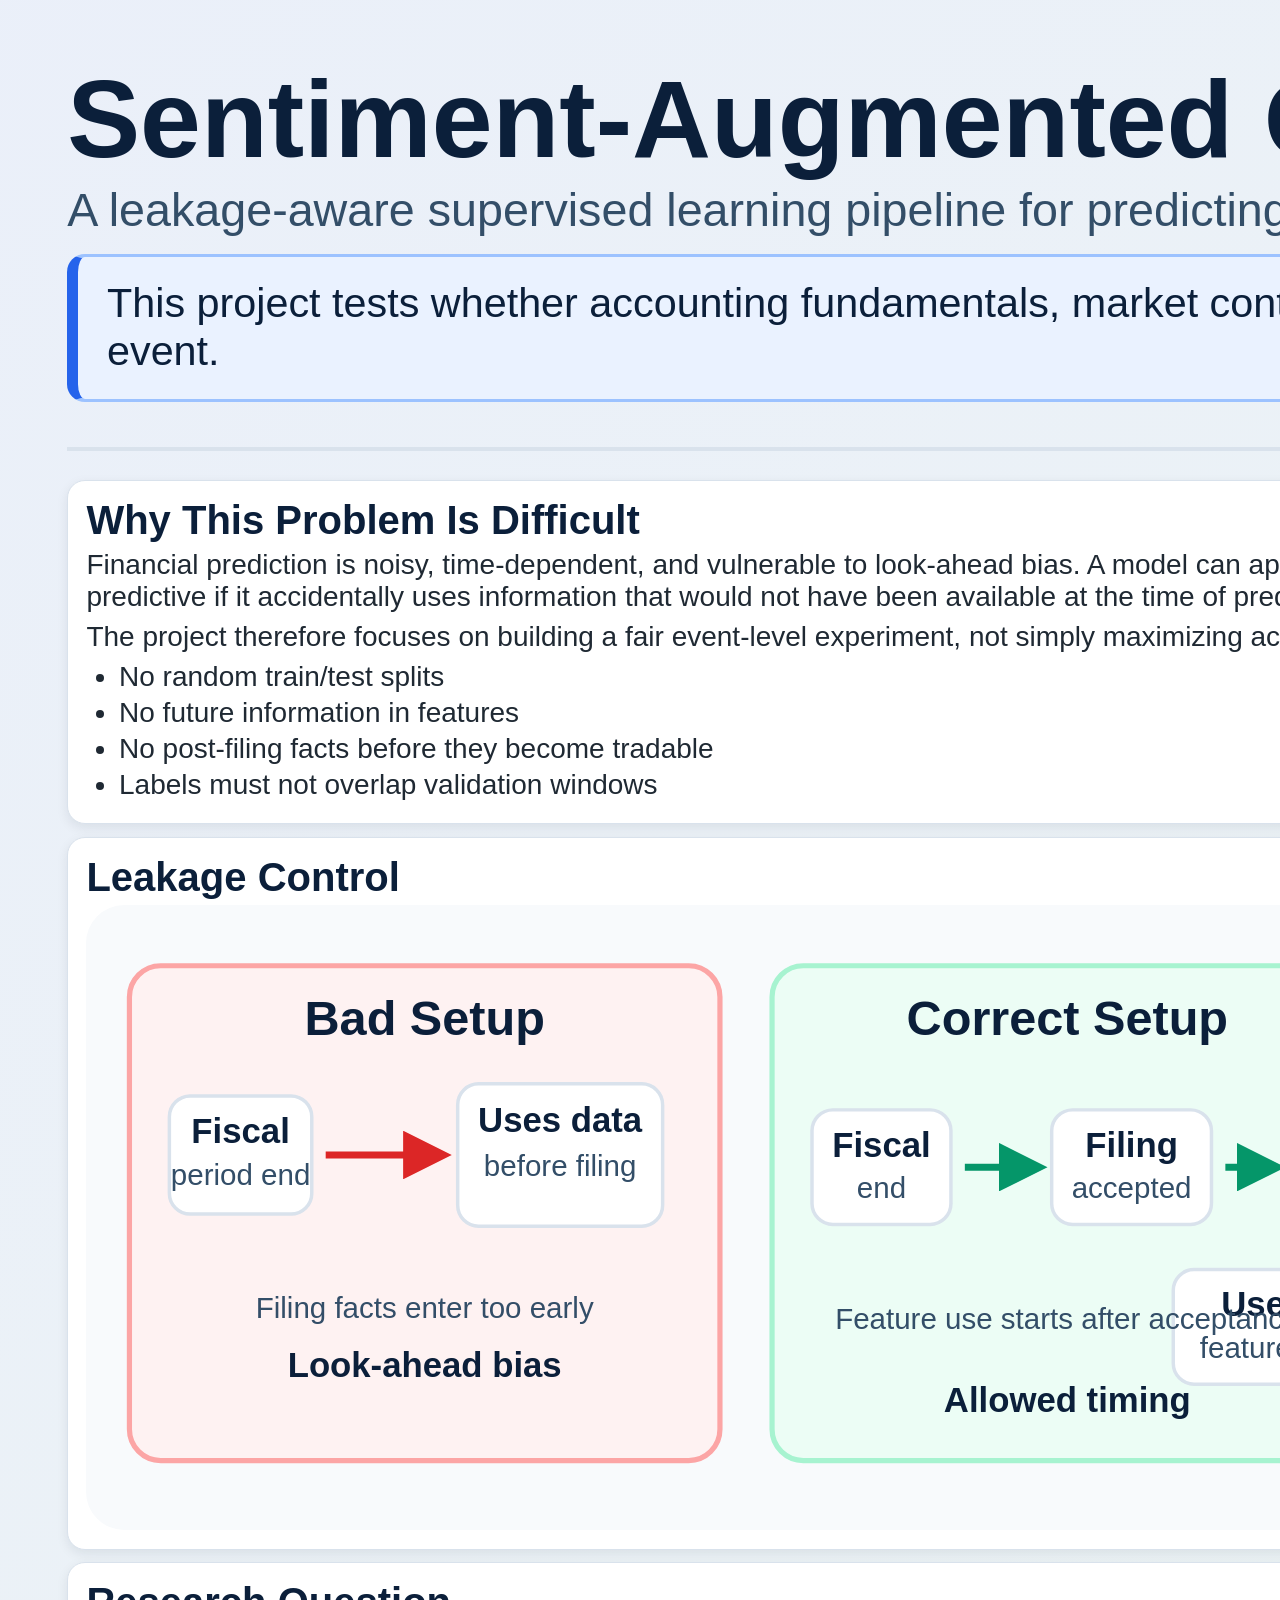
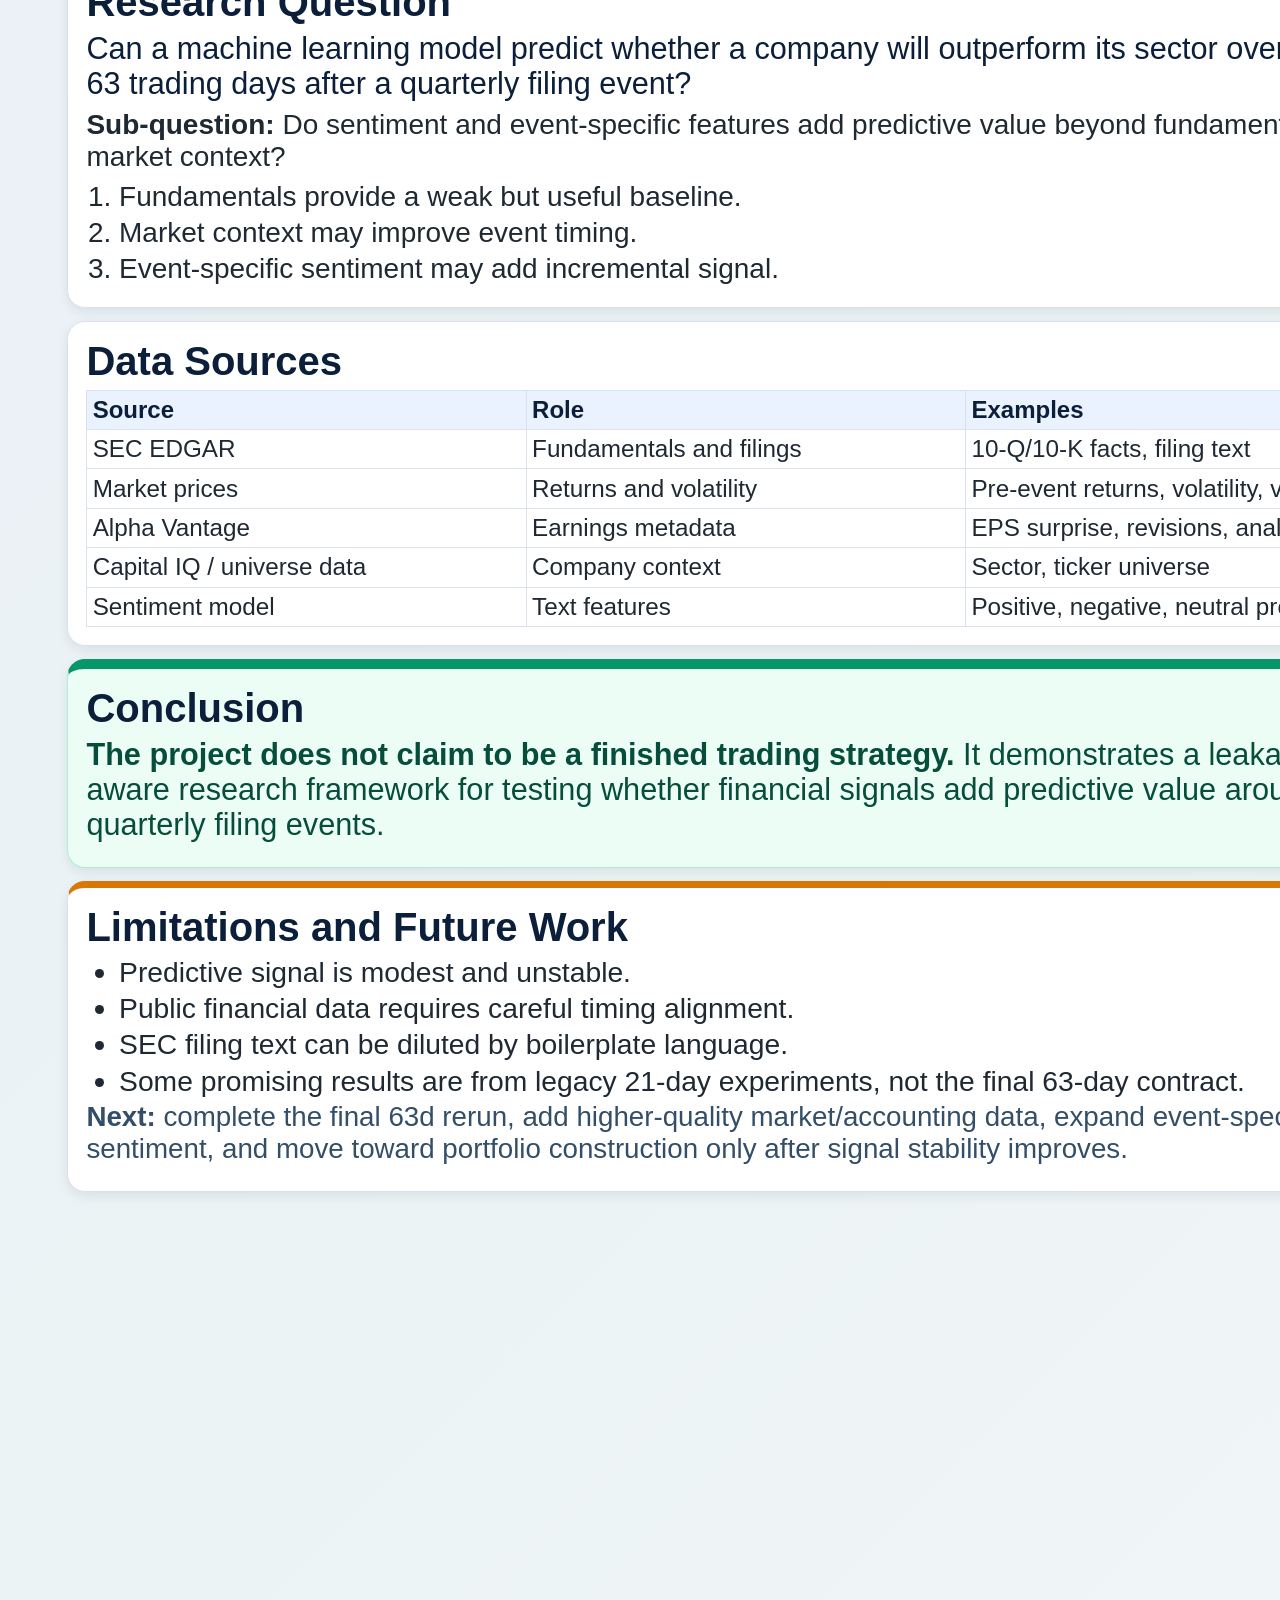
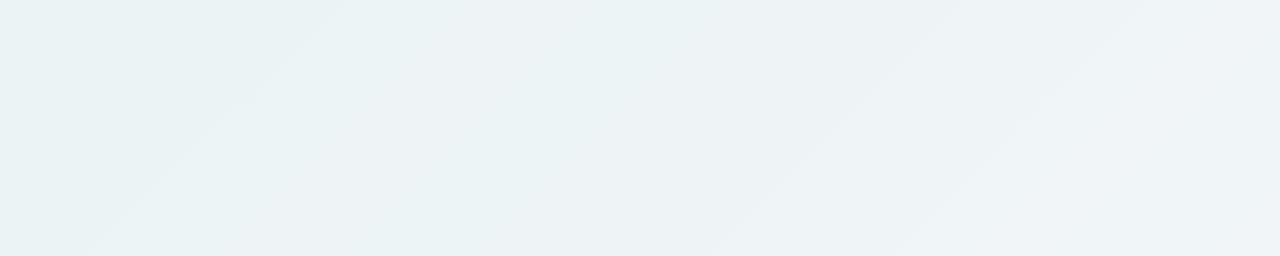
<file: poster/index.html>
<!DOCTYPE html>
<html lang="en">
<head>
  <meta charset="UTF-8">
  <meta name="viewport" content="width=device-width, initial-scale=1.0">
  <title>Sentiment-Augmented Quarterly Stock Prediction Poster</title>
  <link rel="stylesheet" href="styles.css">
</head>
<body>
  <article class="poster" aria-label="Academic poster for data mining finance project">
    <header class="header">
      <div>
        <h1>Sentiment-Augmented Quarterly Stock Prediction</h1>
        <p class="subtitle">A leakage-aware supervised learning pipeline for predicting 63-day sector-relative stock performance after quarterly filing events</p>
        <div class="thesis">
          This project tests whether accounting fundamentals, market context, and sentiment/event-specific features can predict whether a stock will outperform its sector after a quarterly filing event.
        </div>
      </div>
      <aside class="author-block">
        <strong>Max Bassler</strong>
        <span>INEG 41403 Data Mining</span>
        <span>University of Arkansas</span>
        <span>Spring 2026</span>
      </aside>
    </header>

    <main class="grid">
      <section class="column">
        <div class="card">
          <h2>Why This Problem Is Difficult</h2>
          <p>Financial prediction is noisy, time-dependent, and vulnerable to look-ahead bias. A model can appear predictive if it accidentally uses information that would not have been available at the time of prediction.</p>
          <p>The project therefore focuses on building a fair event-level experiment, not simply maximizing accuracy.</p>
          <ul class="compact-list">
            <li>No random train/test splits</li>
            <li>No future information in features</li>
            <li>No post-filing facts before they become tradable</li>
            <li>Labels must not overlap validation windows</li>
          </ul>
        </div>

        <div class="card visual-card">
          <h2>Leakage Control</h2>
          <img src="assets/leakage_alignment_comparison.svg" alt="Bad versus correct leakage alignment diagram">
        </div>

        <div class="card">
          <h2>Research Question</h2>
          <p class="lead">Can a machine learning model predict whether a company will outperform its sector over the next 63 trading days after a quarterly filing event?</p>
          <p><strong>Sub-question:</strong> Do sentiment and event-specific features add predictive value beyond fundamentals and market context?</p>
          <ol class="hypotheses">
            <li>Fundamentals provide a weak but useful baseline.</li>
            <li>Market context may improve event timing.</li>
            <li>Event-specific sentiment may add incremental signal.</li>
          </ol>
        </div>

        <div class="card">
          <h2>Data Sources</h2>
          <table>
            <thead>
              <tr><th>Source</th><th>Role</th><th>Examples</th></tr>
            </thead>
            <tbody>
              <tr><td>SEC EDGAR</td><td>Fundamentals and filings</td><td>10-Q/10-K facts, filing text</td></tr>
              <tr><td>Market prices</td><td>Returns and volatility</td><td>Pre-event returns, volatility, volume</td></tr>
              <tr><td>Alpha Vantage</td><td>Earnings metadata</td><td>EPS surprise, revisions, analyst count</td></tr>
              <tr><td>Capital IQ / universe data</td><td>Company context</td><td>Sector, ticker universe</td></tr>
              <tr><td>Sentiment model</td><td>Text features</td><td>Positive, negative, neutral probabilities</td></tr>
            </tbody>
          </table>
        </div>

        <div class="card conclusion-card">
          <h2>Conclusion</h2>
          <p><strong>The project does not claim to be a finished trading strategy.</strong> It demonstrates a leakage-aware research framework for testing whether financial signals add predictive value around quarterly filing events.</p>
        </div>

        <div class="card limitations-card">
          <h2>Limitations and Future Work</h2>
          <ul class="compact-list">
            <li>Predictive signal is modest and unstable.</li>
            <li>Public financial data requires careful timing alignment.</li>
            <li>SEC filing text can be diluted by boilerplate language.</li>
            <li>Some promising results are from legacy 21-day experiments, not the final 63-day contract.</li>
          </ul>
          <p class="future-work"><strong>Next:</strong> complete the final 63d rerun, add higher-quality market/accounting data, expand event-specific sentiment, and move toward portfolio construction only after signal stability improves.</p>
        </div>
      </section>

      <section class="column center-column">
        <div class="card hero-card visual-card">
          <h2>Modeling Pipeline</h2>
          <img src="assets/main_pipeline_architecture.svg" alt="Main modeling pipeline architecture diagram">
          <p class="caption">Each prediction is made at the filing-event level using only information available before the event becomes tradable.</p>
        </div>

        <div class="card visual-card">
          <h2>Feature Design</h2>
          <img src="assets/feature_layer_stack.svg" alt="Three feature layers for the modeling experiment">
        </div>

        <div class="split-row">
          <div class="card visual-card">
            <h2>Event Timing</h2>
            <img src="assets/event_prediction_timeline.svg" alt="Event prediction timeline from fiscal quarter end through target construction">
          </div>
          <div class="card">
            <h2>Target</h2>
            <p class="target-box"><strong>1</strong> if stock outperforms its sector benchmark over the next 63 trading days<br><strong>0</strong> otherwise</p>
            <h2 class="subhead">Algorithms Compared</h2>
            <div class="model-cards">
              <div><strong>Logistic Regression</strong><span>Linear baseline</span></div>
              <div><strong>Random Forest</strong><span>Nonlinear ensemble</span></div>
              <div><strong>XGBoost</strong><span>Boosted-tree model</span></div>
            </div>
          </div>
        </div>

        <div class="card visual-card validation-card">
          <h2>Target and Validation</h2>
          <img src="assets/purged_validation_timeline.svg" alt="Purged expanding-window cross-validation timeline">
          <p class="why-box"><strong>Why it matters:</strong> Because the label uses future returns, nearby observations can overlap with validation outcomes. The purge/embargo removes contaminated training rows.</p>
          <p class="caption">5-fold purged expanding-window cross-validation, fixed 2024 holdout, 5-day embargo, and no random shuffling.</p>
        </div>
      </section>

      <section class="column">
        <div class="card visual-card">
          <h2>What the Experiments Showed</h2>
          <img src="assets/experiment_ladder.svg" alt="Results ladder showing project evolution">
          <p class="caveat">The strongest checked-in sentiment result comes from a legacy 21-day benchmark. The final project contract uses the stricter 63-day sector-relative target.</p>
        </div>

        <div class="card visual-card">
          <h2>Selected Benchmark Evidence</h2>
          <div class="benchmark-grid">
            <div class="metric-card">
              <strong>63d Stability Candidate</strong>
              <span>Selected model: XGBoost</span>
              <span>Mean CV AUC: 0.5262</span>
              <span>Worst-fold AUC: 0.4735</span>
              <span>2024 holdout AUC: 0.4880</span>
            </div>
            <div class="metric-card amber">
              <strong>Legacy 21d Sentiment Test</strong>
              <span>Winner: event-specific sentiment only</span>
              <span>Model: Random Forest</span>
              <span>Holdout AUC: 0.5367</span>
              <span>Not the final 63d label contract</span>
            </div>
          </div>
          <img src="assets/results_63d_stability_chart.svg" alt="63-day stability candidate AUC bar chart">
          <img src="assets/sentiment_comparison_chart.svg" alt="Sentiment comparison chart with legacy caveat">
        </div>

        <div class="card findings-card">
          <h2>Main Findings</h2>
          <ol>
            <li>Quarterly filing events are a better modeling unit than daily stock rows.</li>
            <li>Leakage control is central to the project, not a minor detail.</li>
            <li>Fundamentals created a defensible baseline, but predictive signal was weak.</li>
            <li>Generic market features did not consistently improve performance.</li>
            <li>Event-specific sentiment was more promising than broad filing sentiment.</li>
          </ol>
        </div>

        <div class="card next-card">
          <h2>Next Steps</h2>
          <p>Final claims should be based on completed 63d sector-relative benchmark artifacts, stability checks, and reproducible configs.</p>
          <p class="future-work"><strong>Direction:</strong> better data, broader event-specific sentiment coverage, stronger diagnostics, and portfolio construction only after signal stability improves.</p>
        </div>
      </section>
    </main>
  </article>
</body>
</html>
</file>
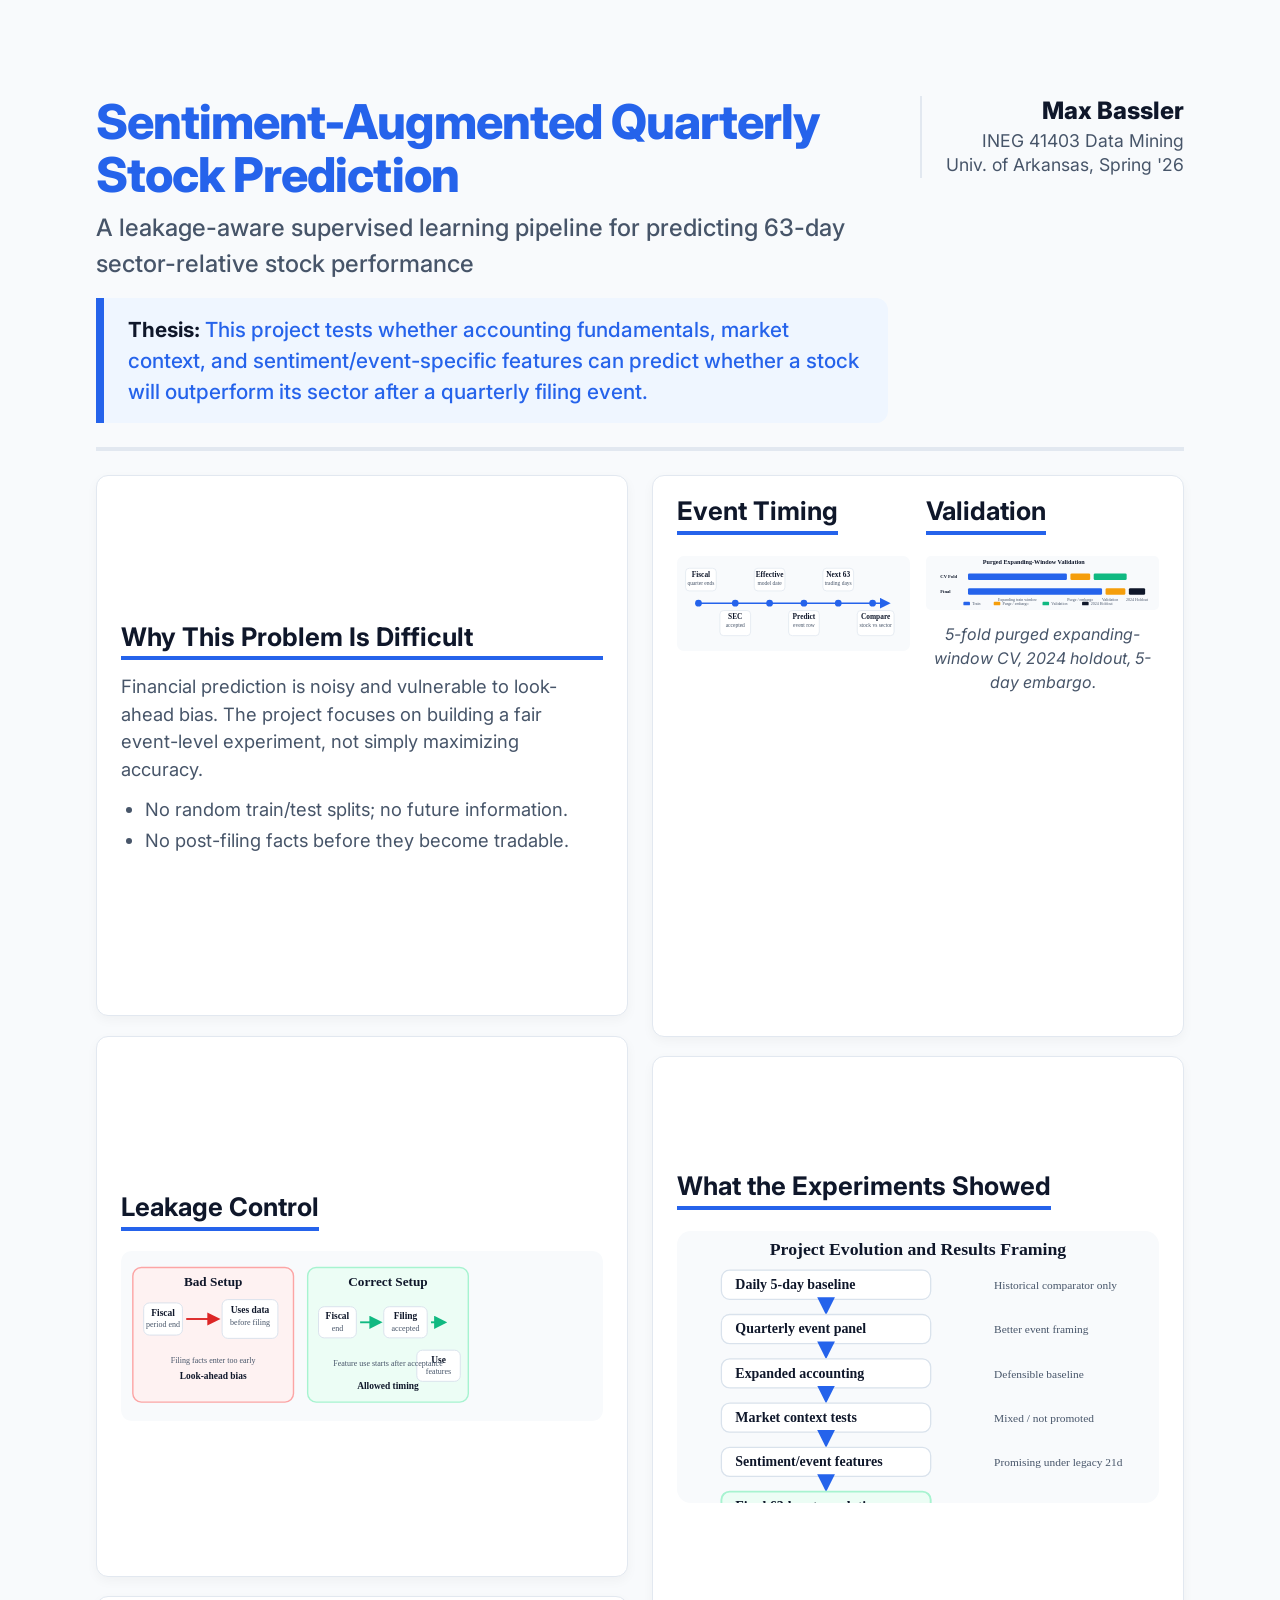
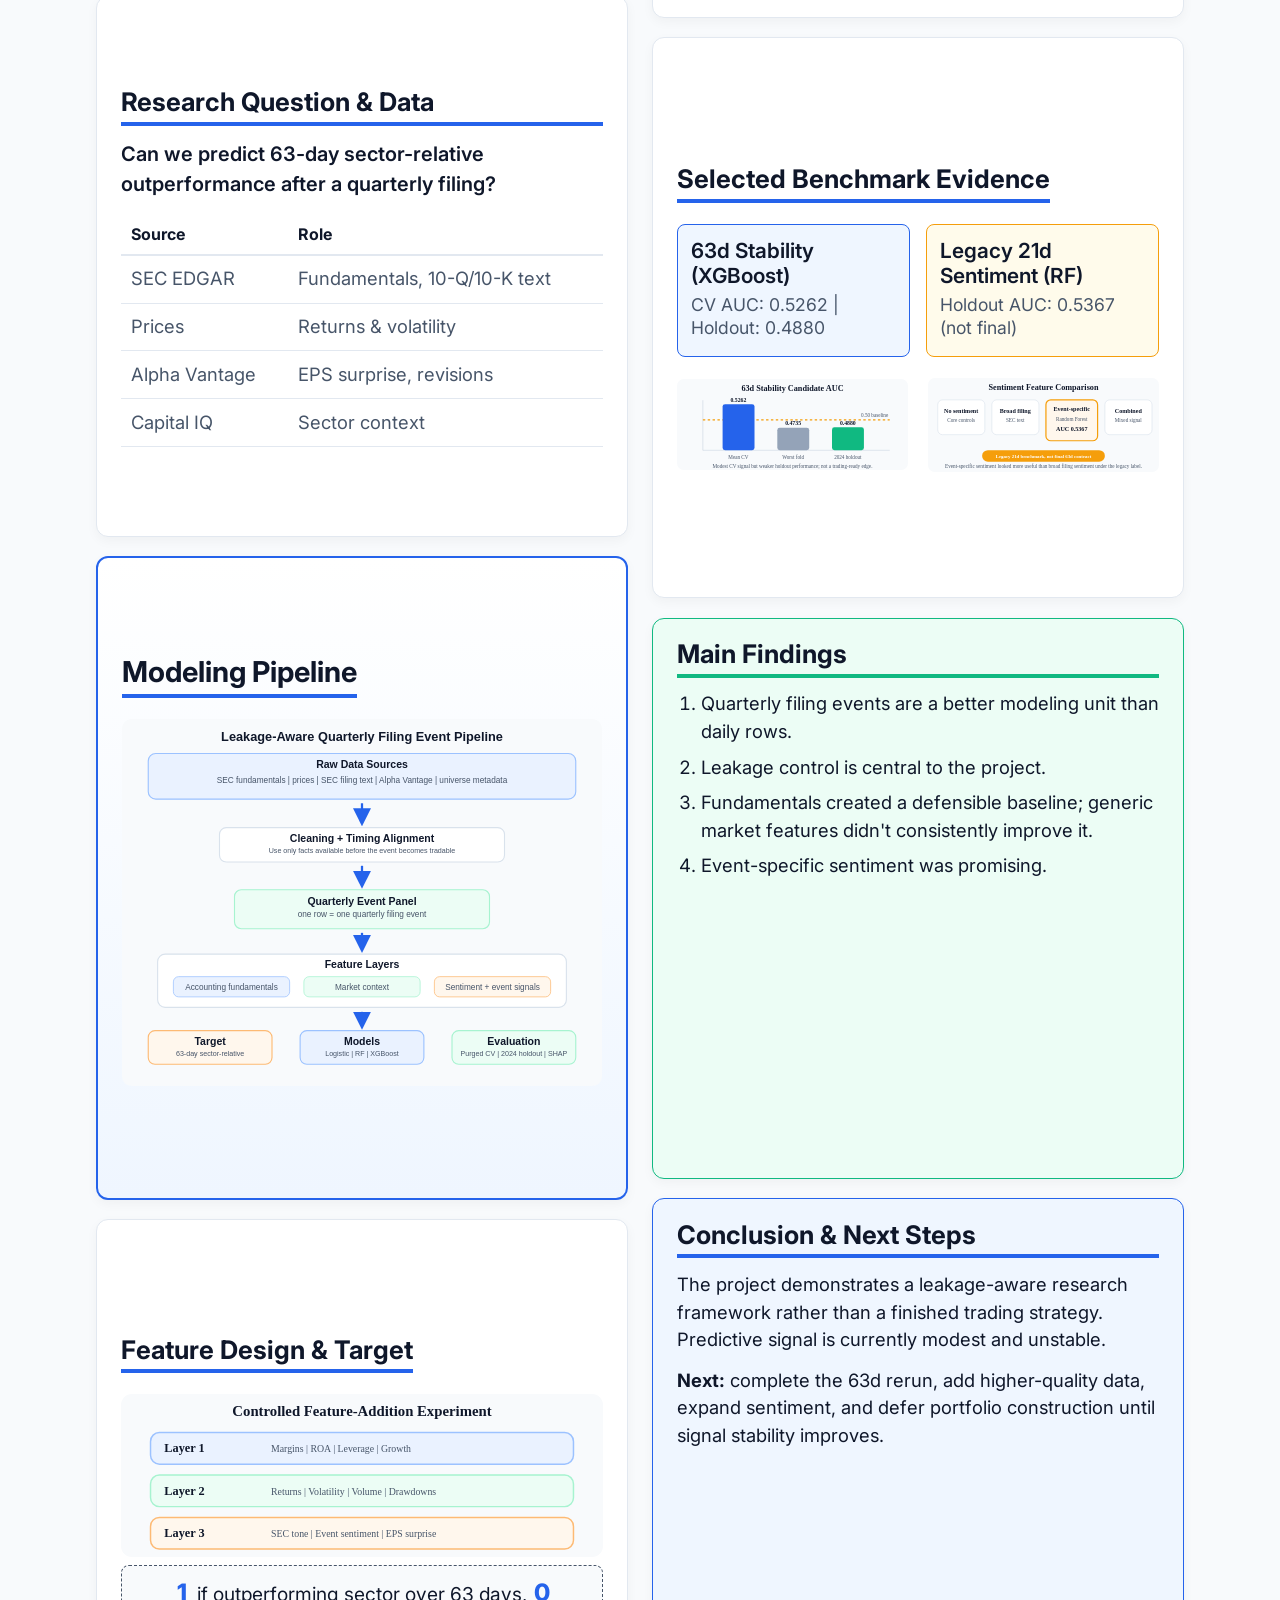
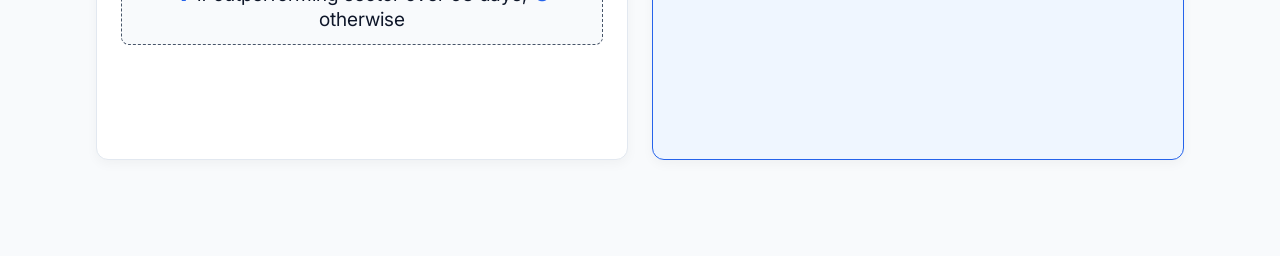
<file: poster_v2/index.html>
<!DOCTYPE html>
<html lang="en">
<head>
  <meta charset="UTF-8">
  <meta name="viewport" content="width=device-width, initial-scale=1.0">
  <title>Sentiment-Augmented Quarterly Stock Prediction Poster</title>
  <link rel="stylesheet" href="styles.css">
  <link rel="preconnect" href="https://fonts.googleapis.com">
  <link rel="preconnect" href="https://fonts.gstatic.com" crossorigin>
  <link href="https://fonts.googleapis.com/css2?family=Inter:wght@400;500;600;700;800&display=swap" rel="stylesheet">
</head>
<body>
  <article class="poster" aria-label="Academic poster for data mining finance project">
    <header class="header">
      <div class="header-content">
        <h1>Sentiment-Augmented Quarterly Stock Prediction</h1>
        <p class="subtitle">A leakage-aware supervised learning pipeline for predicting 63-day sector-relative stock performance</p>
        <div class="thesis-strip">
          <p><strong>Thesis:</strong> This project tests whether accounting fundamentals, market context, and sentiment/event-specific features can predict whether a stock will outperform its sector after a quarterly filing event.</p>
        </div>
      </div>
      <aside class="author-block">
        <div class="author-name">Max Bassler</div>
        <div class="author-detail">INEG 41403 Data Mining</div>
        <div class="author-detail">Univ. of Arkansas, Spring '26</div>
      </aside>
    </header>

    <main class="grid-container">
      <!-- COLUMN 1: Background, Data, Pipeline -->
      <section class="column">
        <div class="card">
          <h2>Why This Problem Is Difficult</h2>
          <p>Financial prediction is noisy and vulnerable to look-ahead bias. The project focuses on building a fair event-level experiment, not simply maximizing accuracy.</p>
          <ul class="bullet-list compact">
            <li>No random train/test splits; no future information.</li>
            <li>No post-filing facts before they become tradable.</li>
          </ul>
        </div>

        <div class="card visual-card">
          <h2>Leakage Control</h2>
          <img src="assets/leakage_alignment_comparison.svg" alt="Bad versus correct leakage alignment diagram">
        </div>

        <div class="card">
          <h2>Research Question & Data</h2>
          <p class="lead-text">Can we predict 63-day sector-relative outperformance after a quarterly filing?</p>
          <table class="data-table">
            <thead>
              <tr><th>Source</th><th>Role</th></tr>
            </thead>
            <tbody>
              <tr><td>SEC EDGAR</td><td>Fundamentals, 10-Q/10-K text</td></tr>
              <tr><td>Prices</td><td>Returns & volatility</td></tr>
              <tr><td>Alpha Vantage</td><td>EPS surprise, revisions</td></tr>
              <tr><td>Capital IQ</td><td>Sector context</td></tr>
            </tbody>
          </table>
        </div>

        <div class="card hero-card visual-card">
          <h2>Modeling Pipeline</h2>
          <img src="assets/main_pipeline_architecture.svg" alt="Main modeling pipeline architecture diagram" class="hero-img">
        </div>

        <div class="card visual-card">
          <h2>Feature Design & Target</h2>
          <img src="assets/feature_layer_stack.svg" alt="Three feature layers">
          <div class="target-box" style="margin-top: 0.5rem;">
            <div class="target-row"><span class="target-val">1</span> if outperforming sector over 63 days, <span class="target-val">0</span> otherwise</div>
          </div>
        </div>
      </section>

      <!-- COLUMN 2: Validation, Results, Conclusion -->
      <section class="column">
        <div class="card visual-card row-split">
          <div class="half-card">
            <h2>Event Timing</h2>
            <img src="assets/event_prediction_timeline.svg" alt="Event prediction timeline">
          </div>
          <div class="half-card">
            <h2>Validation</h2>
            <img src="assets/purged_validation_timeline.svg" alt="Purged CV">
            <p class="caption">5-fold purged expanding-window CV, 2024 holdout, 5-day embargo.</p>
          </div>
        </div>

        <div class="card visual-card">
          <h2>What the Experiments Showed</h2>
          <img src="assets/experiment_ladder.svg" alt="Results ladder">
        </div>

        <div class="card visual-card">
          <h2>Selected Benchmark Evidence</h2>
          <div class="metrics-container">
            <div class="metric-box primary-metric">
              <h3>63d Stability (XGBoost)</h3>
              <p>CV AUC: 0.5262 | Holdout: 0.4880</p>
            </div>
            <div class="metric-box warning-metric">
              <h3>Legacy 21d Sentiment (RF)</h3>
              <p>Holdout AUC: 0.5367 (not final)</p>
            </div>
          </div>
          <div class="charts-container" style="flex-direction: row;">
            <img src="assets/results_63d_stability_chart.svg" alt="63-day stability chart" style="width: 48%;">
            <img src="assets/sentiment_comparison_chart.svg" alt="Sentiment comparison" style="width: 48%;">
          </div>
        </div>

        <div class="card highlight-card secondary">
          <h2>Main Findings</h2>
          <ol class="numbered-list">
            <li>Quarterly filing events are a better modeling unit than daily rows.</li>
            <li>Leakage control is central to the project.</li>
            <li>Fundamentals created a defensible baseline; generic market features didn't consistently improve it.</li>
            <li>Event-specific sentiment was promising.</li>
          </ol>
        </div>

        <div class="card highlight-card primary">
          <h2>Conclusion & Next Steps</h2>
          <p>The project demonstrates a leakage-aware research framework rather than a finished trading strategy. Predictive signal is currently modest and unstable.</p>
          <p class="future-work"><strong>Next:</strong> complete the 63d rerun, add higher-quality data, expand sentiment, and defer portfolio construction until signal stability improves.</p>
        </div>
      </section>
    </main>
  </article>
</body>
</html>
</file>
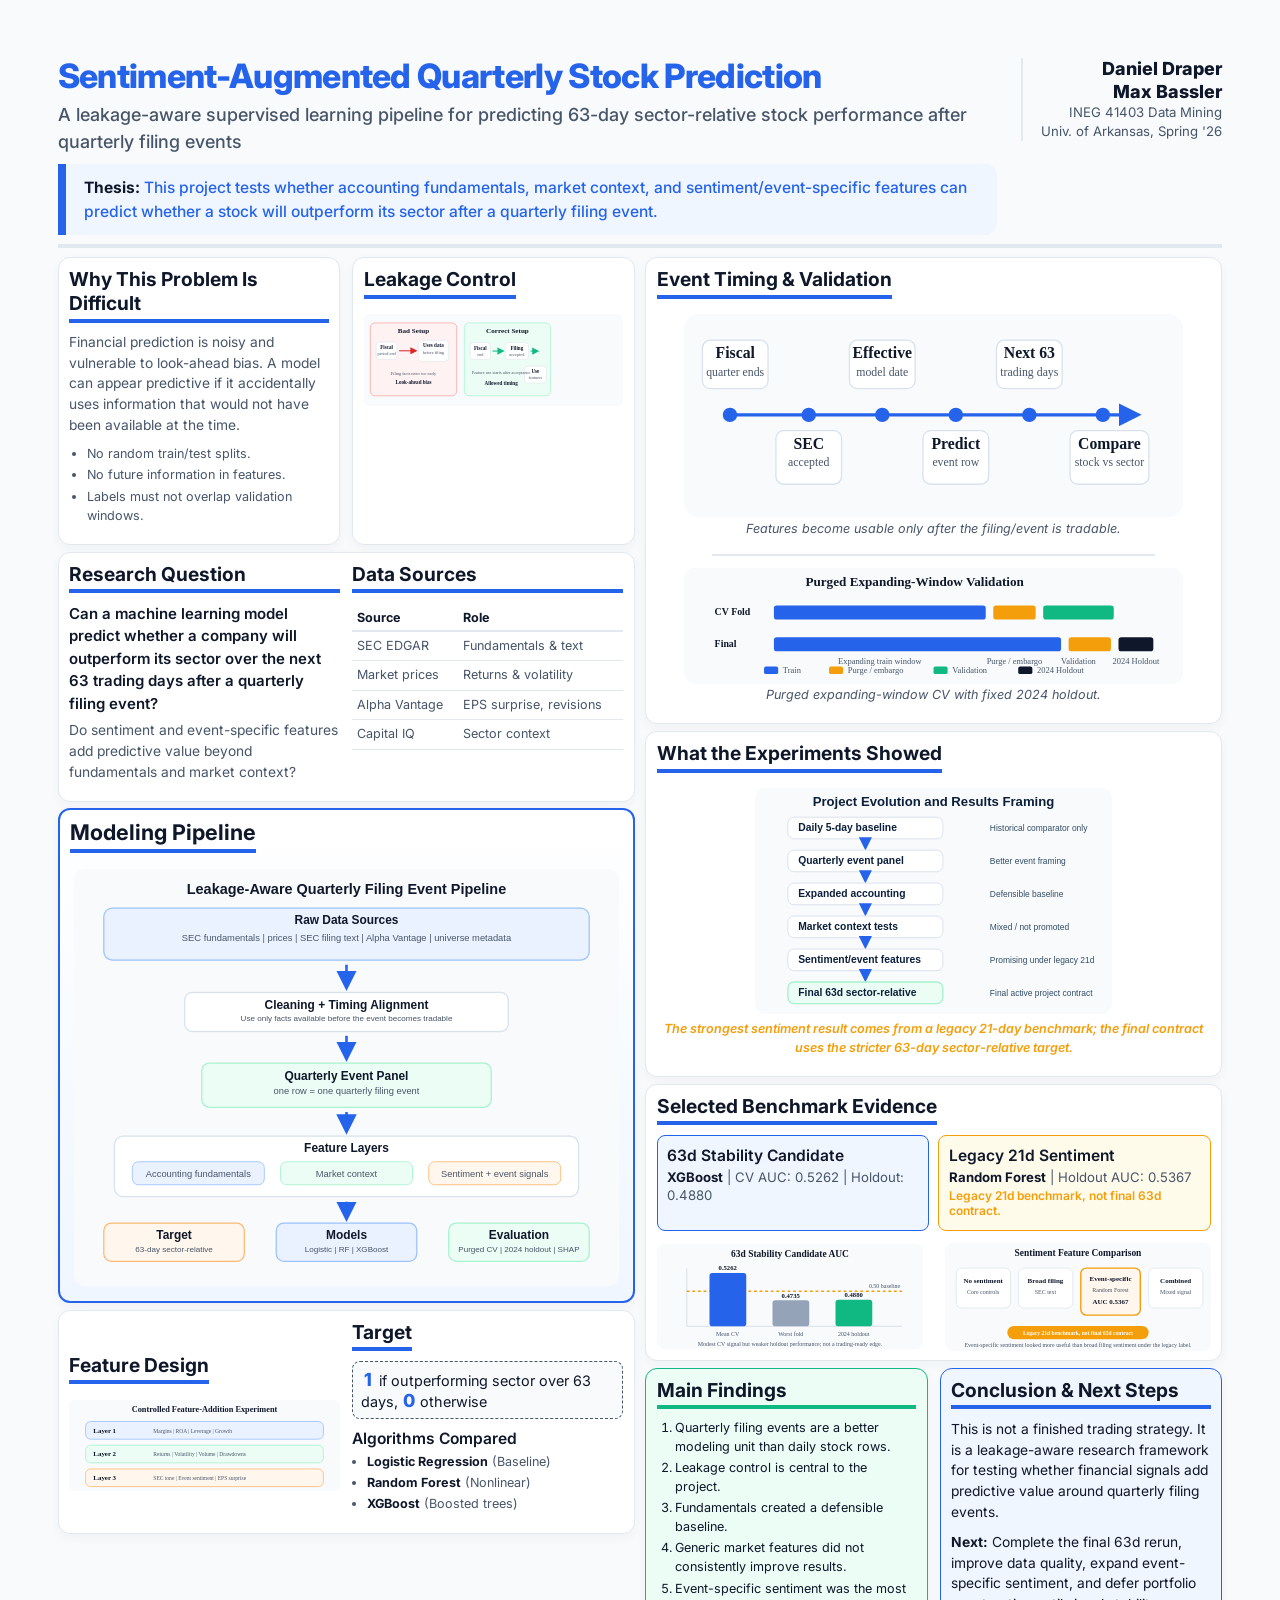
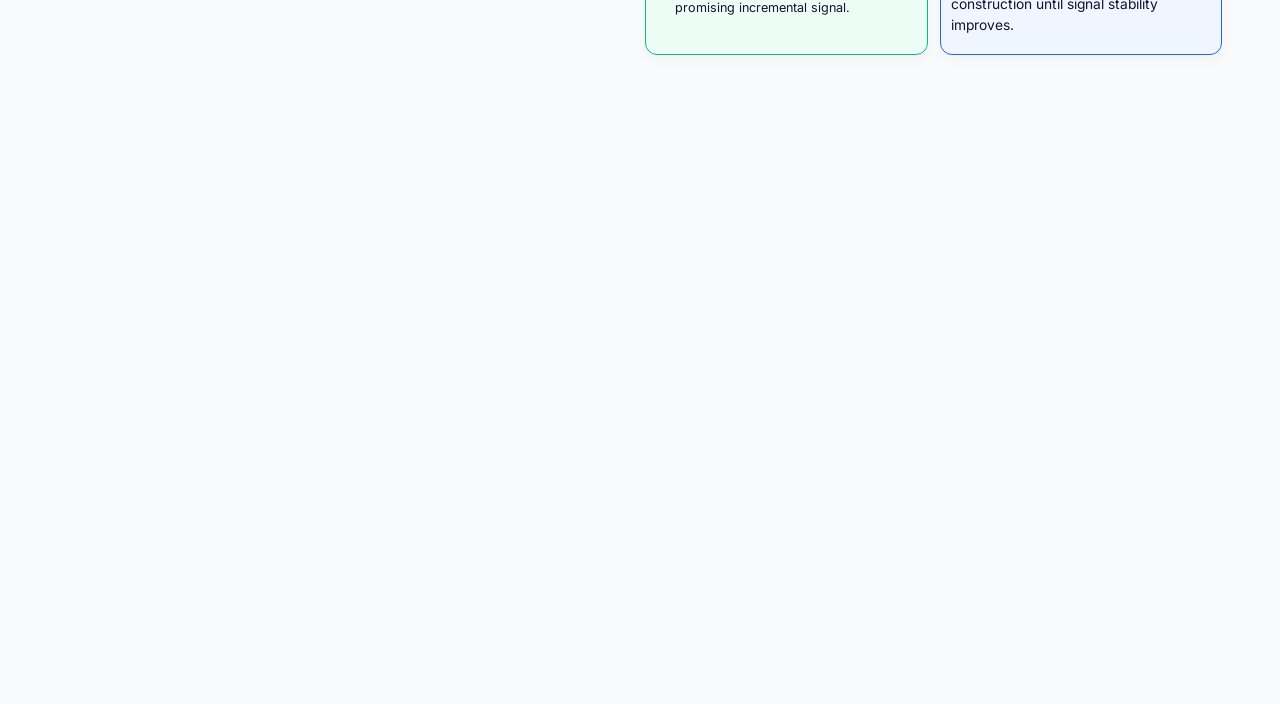
<file: poster_v2_1/index.html>
<!DOCTYPE html>
<html lang="en">
<head>
  <meta charset="UTF-8">
  <meta name="viewport" content="width=device-width, initial-scale=1.0">
  <title>Sentiment-Augmented Quarterly Stock Prediction Poster</title>
  <link rel="stylesheet" href="styles.css">
  <link rel="preconnect" href="https://fonts.googleapis.com">
  <link rel="preconnect" href="https://fonts.gstatic.com" crossorigin>
  <link href="https://fonts.googleapis.com/css2?family=Inter:wght@400;500;600;700;800&display=swap" rel="stylesheet">
</head>
<body>
  <article class="poster" aria-label="Academic poster for data mining finance project">
    <header class="header">
      <div class="header-content">
        <h1>Sentiment-Augmented Quarterly Stock Prediction</h1>
        <p class="subtitle">A leakage-aware supervised learning pipeline for predicting 63-day sector-relative stock performance after quarterly filing events</p>
        <div class="thesis-strip">
          <p><strong>Thesis:</strong> This project tests whether accounting fundamentals, market context, and sentiment/event-specific features can predict whether a stock will outperform its sector after a quarterly filing event.</p>
        </div>
      </div>
      <aside class="author-block">
        <div class="author-name">Daniel Draper</div>
        <div class="author-name">Max Bassler</div>
        <div class="author-detail">INEG 41403 Data Mining</div>
        <div class="author-detail">Univ. of Arkansas, Spring '26</div>
      </aside>
    </header>

    <main class="grid-container">
      <!-- COLUMN 1: Narrative & System -->
      <section class="macro-column">
        
        <div class="mini-grid">
          <div class="card">
            <h2>Why This Problem Is Difficult</h2>
            <p>Financial prediction is noisy and vulnerable to look-ahead bias. A model can appear predictive if it accidentally uses information that would not have been available at the time.</p>
            <ul class="bullet-list compact">
              <li>No random train/test splits.</li>
              <li>No future information in features.</li>
              <li>Labels must not overlap validation windows.</li>
            </ul>
          </div>
          <div class="card visual-card">
            <h2>Leakage Control</h2>
            <img src="assets/leakage_alignment_comparison.svg" alt="Bad versus correct leakage alignment diagram">
          </div>
        </div>

        <div class="card mini-grid">
          <div class="mini-col">
            <h2>Research Question</h2>
            <p class="lead-text">Can a machine learning model predict whether a company will outperform its sector over the next 63 trading days after a quarterly filing event?</p>
            <p>Do sentiment and event-specific features add predictive value beyond fundamentals and market context?</p>
          </div>
          <div class="mini-col">
            <h2>Data Sources</h2>
            <table class="data-table">
              <thead>
                <tr><th>Source</th><th>Role</th></tr>
              </thead>
              <tbody>
                <tr><td>SEC EDGAR</td><td>Fundamentals & text</td></tr>
                <tr><td>Market prices</td><td>Returns & volatility</td></tr>
                <tr><td>Alpha Vantage</td><td>EPS surprise, revisions</td></tr>
                <tr><td>Capital IQ</td><td>Sector context</td></tr>
              </tbody>
            </table>
          </div>
        </div>

        <div class="card hero-card visual-card">
          <h2>Modeling Pipeline</h2>
          <img src="assets/main_pipeline_architecture.svg" alt="Main modeling pipeline architecture diagram" class="hero-img">
        </div>

        <div class="card visual-card mini-grid">
          <div class="mini-col">
            <h2>Feature Design</h2>
            <img src="assets/feature_layer_stack.svg" alt="Three feature layers">
          </div>
          <div class="mini-col target-section">
            <h2>Target</h2>
            <div class="target-box">
              <div class="target-row"><span class="target-val">1</span> if outperforming sector over 63 days, <span class="target-val">0</span> otherwise</div>
            </div>
            <h3>Algorithms Compared</h3>
            <ul class="bullet-list compact">
              <li><strong>Logistic Regression</strong> (Baseline)</li>
              <li><strong>Random Forest</strong> (Nonlinear)</li>
              <li><strong>XGBoost</strong> (Boosted trees)</li>
            </ul>
          </div>
        </div>
      </section>

      <!-- COLUMN 2: Validation & Results -->
      <section class="macro-column">
        
        <!-- Event Timing and Validation Stacked -->
        <div class="card visual-card stack-card">
          <h2>Event Timing & Validation</h2>
          <div class="stack-section">
            <img src="assets/event_prediction_timeline.svg" alt="Event prediction timeline" class="large-svg">
            <p class="caption">Features become usable only after the filing/event is tradable.</p>
          </div>
          <div class="divider"></div>
          <div class="stack-section">
            <img src="assets/purged_validation_timeline.svg" alt="Purged CV" class="large-svg">
            <p class="caption">Purged expanding-window CV with fixed 2024 holdout.</p>
          </div>
        </div>

        <div class="card visual-card">
          <h2>What the Experiments Showed</h2>
          <img src="assets/experiment_ladder.svg" alt="Results ladder" class="extra-large-svg">
          <p class="caveat-small">The strongest sentiment result comes from a legacy 21-day benchmark; the final contract uses the stricter 63-day sector-relative target.</p>
        </div>

        <div class="card visual-card">
          <h2>Selected Benchmark Evidence</h2>
          <div class="mini-grid evidence-grid">
            <div class="metric-box primary-metric">
              <h3>63d Stability Candidate</h3>
              <p><strong>XGBoost</strong> | CV AUC: 0.5262 | Holdout: 0.4880</p>
            </div>
            <div class="metric-box warning-metric">
              <h3>Legacy 21d Sentiment</h3>
              <p><strong>Random Forest</strong> | Holdout AUC: 0.5367</p>
              <p class="caveat-text">Legacy 21d benchmark, not final 63d contract.</p>
            </div>
          </div>
          <div class="charts-container">
            <img src="assets/results_63d_stability_chart.svg" alt="63-day stability chart">
            <img src="assets/sentiment_comparison_chart.svg" alt="Sentiment comparison">
          </div>
        </div>

        <div class="mini-grid findings-conclusion">
          <div class="card highlight-card secondary">
            <h2>Main Findings</h2>
            <ol class="numbered-list compact">
              <li>Quarterly filing events are a better modeling unit than daily stock rows.</li>
              <li>Leakage control is central to the project.</li>
              <li>Fundamentals created a defensible baseline.</li>
              <li>Generic market features did not consistently improve results.</li>
              <li>Event-specific sentiment was the most promising incremental signal.</li>
            </ol>
          </div>
          <div class="card highlight-card primary">
            <h2>Conclusion & Next Steps</h2>
            <p>This is not a finished trading strategy. It is a leakage-aware research framework for testing whether financial signals add predictive value around quarterly filing events.</p>
            <p class="future-work"><strong>Next:</strong> Complete the final 63d rerun, improve data quality, expand event-specific sentiment, and defer portfolio construction until signal stability improves.</p>
          </div>
        </div>

      </section>
    </main>
  </article>
</body>
</html>
</file>
<file: poster/styles.css>
@page {
  size: 48in 36in;
  margin: 0;
}

* {
  box-sizing: border-box;
}

body {
  margin: 0;
  background: #F5F7FA;
}

.poster {
  width: 48in;
  height: 36in;
  padding: 0.7in;
  box-sizing: border-box;
  font-family: Arial, Helvetica, sans-serif;
  color: #1F2933;
  background:
    linear-gradient(135deg, rgba(37, 99, 235, 0.05), rgba(5, 150, 105, 0.04) 42%, rgba(245, 247, 250, 0) 72%),
    #F5F7FA;
  overflow: hidden;
}

.header {
  height: 4in;
  display: grid;
  grid-template-columns: 1fr auto;
  gap: 0.3in;
  align-items: start;
  border-bottom: 0.05in solid #D9E2EC;
  padding-bottom: 0.28in;
}

h1 {
  margin: 0 0 0.12in;
  color: #0B1F3A;
  font-size: 82pt;
  line-height: 0.96;
  letter-spacing: 0;
}

.subtitle {
  margin: 0 0 0.18in;
  max-width: 34in;
  color: #334E68;
  font-size: 35pt;
  line-height: 1.14;
}

.thesis {
  max-width: 35.8in;
  background: #EAF2FF;
  border: 0.035in solid #9CC2FF;
  border-left: 0.12in solid #2563EB;
  border-radius: 18px;
  padding: 0.24in 0.3in;
  font-size: 31pt;
  line-height: 1.16;
  color: #0B1F3A;
}

.author-block {
  min-width: 5.8in;
  background: #FFFFFF;
  border: 1px solid #D9E2EC;
  border-radius: 18px;
  box-shadow: 0 4px 12px rgba(15, 23, 42, 0.08);
  padding: 0.22in 0.26in;
  color: #334E68;
  font-size: 22pt;
  line-height: 1.25;
}

.author-block strong,
.author-block span {
  display: block;
}

.author-block strong {
  color: #0B1F3A;
  font-size: 28pt;
  margin-bottom: 0.08in;
}

.grid {
  display: grid;
  grid-template-columns: 1fr 1.25fr 1fr;
  gap: 0.32in;
  height: calc(36in - 5.75in);
  padding-top: 0.3in;
}

.column {
  display: flex;
  flex-direction: column;
  gap: 0.13in;
  min-width: 0;
}

.card {
  background: #FFFFFF;
  border-radius: 18px;
  padding: 0.19in;
  box-shadow: 0 4px 12px rgba(15, 23, 42, 0.08);
  border: 1px solid #D9E2EC;
}

.card h2 {
  margin: 0 0 0.08in;
  color: #0B1F3A;
  font-size: 30pt;
  line-height: 1.05;
  letter-spacing: 0;
}

.card .subhead {
  margin-top: 0.18in;
}

p,
li,
td,
th {
  font-size: 21pt;
  line-height: 1.15;
}

p {
  margin: 0 0 0.08in;
}

.lead {
  font-size: 23pt;
  color: #0B1F3A;
}

.compact-list,
.hypotheses,
.findings-card ol {
  margin: 0;
  padding-left: 0.34in;
}

.compact-list li,
.hypotheses li,
.findings-card li {
  margin-bottom: 0.04in;
}

table {
  width: 100%;
  border-collapse: collapse;
  table-layout: fixed;
}

th {
  background: #EAF2FF;
  color: #0B1F3A;
  text-align: left;
  font-weight: 700;
}

th,
td {
  border: 1px solid #D9E2EC;
  padding: 0.055in;
  vertical-align: top;
}

td {
  font-size: 18.2pt;
}

th {
  font-size: 18pt;
}

.visual-card img {
  display: block;
  width: 100%;
  height: auto;
}

.center-column {
  gap: 0.12in;
}

.hero-card {
  flex: 1.1;
}

.hero-card img {
  height: 10.65in;
  object-fit: contain;
}

.split-row {
  display: grid;
  grid-template-columns: 1.02fr 0.98fr;
  gap: 0.16in;
}

.split-row .card {
  min-height: 3.85in;
}

.target-box {
  background: #ECFDF5;
  border: 1px solid #A7F3D0;
  border-left: 0.1in solid #059669;
  border-radius: 14px;
  padding: 0.13in;
  color: #064E3B;
  font-size: 20pt;
}

.model-cards {
  display: grid;
  grid-template-columns: 1fr;
  gap: 0.08in;
}

.model-cards div {
  border: 1px solid #D9E2EC;
  border-radius: 12px;
  padding: 0.09in 0.12in;
}

.model-cards strong,
.model-cards span,
.metric-card strong,
.metric-card span {
  display: block;
}

.model-cards strong {
  color: #0B1F3A;
  font-size: 18.5pt;
}

.model-cards span {
  color: #52606D;
  font-size: 17pt;
}

.validation-card img {
  max-height: 2.65in;
  object-fit: contain;
  margin-bottom: 0.1in;
}

.why-box {
  background: #FFF7ED;
  border: 1px solid #FDBA74;
  border-left: 0.1in solid #D97706;
  border-radius: 14px;
  padding: 0.12in;
  font-size: 18pt;
}

.caption {
  color: #52606D;
  font-size: 20pt;
  line-height: 1.14;
  margin: 0.08in 0 0;
}

.caveat {
  background: #FFF7ED;
  border: 1px solid #FDBA74;
  border-radius: 14px;
  color: #7C2D12;
  padding: 0.1in 0.12in;
  font-size: 20pt;
  margin-top: 0.1in;
}

.benchmark-grid {
  display: grid;
  grid-template-columns: 1fr 1fr;
  gap: 0.13in;
  margin-bottom: 0.13in;
}

.metric-card {
  background: #F8FAFC;
  border: 1px solid #D9E2EC;
  border-radius: 14px;
  padding: 0.1in;
}

.metric-card strong {
  color: #0B1F3A;
  font-size: 20pt;
  margin-bottom: 0.05in;
}

.metric-card span {
  font-size: 18.5pt;
  line-height: 1.15;
}

.metric-card.amber {
  background: #FFF7ED;
  border-color: #FDBA74;
}

.findings-card {
  border-top: 0.08in solid #059669;
}

.future-work {
  color: #334E68;
}

.conclusion-card {
  background: #ECFDF5;
  border-color: #A7F3D0;
  border-top: 0.11in solid #059669;
}

.conclusion-card p {
  color: #064E3B;
  font-size: 23pt;
  line-height: 1.14;
}

.limitations-card {
  border-top: 0.08in solid #D97706;
}

.limitations-card li {
  font-size: 21.2pt;
}

.limitations-card .future-work,
.next-card .future-work {
  font-size: 20.8pt;
}

.findings-card li,
.next-card p {
  font-size: 22.2pt;
}

@media print {
  body {
    background: #F5F7FA;
  }

  .poster {
    print-color-adjust: exact;
    -webkit-print-color-adjust: exact;
  }
}
</file>
<file: poster_v2/styles.css>
:root {
  /* Stitch Design System Palette */
  --bg-color: #f8fafc;
  --text-main: #0f172a;
  --text-muted: #475569;
  --primary-accent: #2563eb;
  --primary-light: #eff6ff;
  --secondary-accent: #10b981;
  --secondary-light: #ecfdf5;
  --caution-accent: #f59e0b;
  --caution-light: #fffbeb;
  
  --card-bg: #ffffff;
  --card-border: #e2e8f0;
  
  --font-main: 'Inter', -apple-system, BlinkMacSystemFont, "Segoe UI", Roboto, Helvetica, Arial, sans-serif;
}

* {
  box-sizing: border-box;
  margin: 0;
  padding: 0;
}

body {
  font-family: var(--font-main);
  background-color: #e5e5e5;
  color: var(--text-main);
  display: flex;
  justify-content: center;
  align-items: center;
  min-height: 100vh;
}

/* 24x36 inches = 2304x3456 pixels at 96dpi */
.poster {
  width: 24in;
  height: 36in;
  background-color: var(--bg-color);
  box-shadow: 0 15px 35px rgba(0, 0, 0, 0.15);
  display: flex;
  flex-direction: column;
  overflow: hidden;
  position: relative;
  padding: 1in; 
}

/* Typography Base Sizing - Scaled for 24x36 Poster Readability */
html {
  font-size: 16px; 
}

h1 {
  font-size: 3rem;
  font-weight: 800;
  color: var(--primary-accent);
  margin-bottom: 0.5rem;
  line-height: 1.1;
  letter-spacing: -0.02em;
}

h2 {
  font-size: 1.6rem;
  font-weight: 700;
  color: var(--text-main);
  margin-bottom: 0.8rem;
  padding-bottom: 0.3rem;
  border-bottom: 4px solid var(--primary-accent);
  display: inline-block;
}

h3 {
  font-size: 1.3rem;
  font-weight: 600;
  margin-bottom: 0.4rem;
  color: var(--text-main);
}

p, li, td {
  font-size: 1.15rem;
  line-height: 1.5;
  margin-bottom: 0.8rem;
  color: var(--text-muted);
}

strong {
  color: var(--text-main);
  font-weight: 700;
}

/* Header Section */
.header {
  display: flex;
  justify-content: space-between;
  align-items: flex-start;
  margin-bottom: 1.5rem;
  border-bottom: 4px solid var(--card-border);
  padding-bottom: 1.5rem;
  flex-shrink: 0;
}

.header-content {
  flex: 1;
  padding-right: 2rem;
}

.subtitle {
  font-size: 1.5rem;
  color: var(--text-muted);
  font-weight: 500;
  margin-bottom: 1rem;
  max-width: 95%;
}

.thesis-strip {
  background-color: var(--primary-light);
  border-left: 8px solid var(--primary-accent);
  padding: 1rem 1.5rem;
  border-radius: 0 12px 12px 0;
}

.thesis-strip p {
  font-size: 1.3rem;
  color: var(--primary-accent);
  margin: 0;
  font-weight: 500;
}

.author-block {
  text-align: right;
  border-left: 2px solid var(--card-border);
  padding-left: 1.5rem;
  min-width: max-content; 
  white-space: nowrap;
}

.author-name {
  font-size: 1.5rem;
  font-weight: 800;
  color: var(--text-main);
  margin-bottom: 0.3rem;
}

.author-detail {
  font-size: 1.1rem;
  color: var(--text-muted);
  margin-bottom: 0.2rem;
}

/* Main Grid Layout - 2 Columns */
.grid-container {
  display: grid;
  grid-template-columns: 1fr 1fr;
  gap: 1.5rem;
  flex: 1;
  min-height: 0;
}

.column {
  display: flex;
  flex-direction: column;
  gap: 1.2rem;
  /* Distribute cards evenly across the full height */
  justify-content: space-between;
}

/* Cards */
.card {
  background-color: var(--card-bg);
  border-radius: 12px;
  padding: 1.2rem 1.5rem;
  box-shadow: 0 4px 12px rgba(0, 0, 0, 0.04);
  border: 1px solid var(--card-border);
  display: flex;
  flex-direction: column;
  /* Allow cards to dynamically stretch and fill space cleanly */
  flex: 1; 
  justify-content: center; 
}

.visual-card {
  align-items: center;
  text-align: center;
}

.visual-card h2 {
  align-self: flex-start;
  text-align: left;
}

.visual-card img {
  max-width: 100%;
  max-height: 3.5in; 
  height: auto;
  margin-top: 0.5rem;
  object-fit: contain;
}

.hero-card {
  border: 2px solid var(--primary-accent);
  background: linear-gradient(180deg, #ffffff 0%, var(--primary-light) 100%);
  flex: 1.2; /* slightly more priority */
}

.hero-card h2 {
  font-size: 1.8rem;
  border-bottom-width: 4px;
}

.hero-img {
  margin: 1rem 0;
  max-height: 6.5in !important;
}

/* Highlight Cards */
.highlight-card {
  justify-content: flex-start;
}
.highlight-card.primary {
  background-color: var(--primary-light);
  border-color: var(--primary-accent);
}
.highlight-card.primary h2 { border-color: var(--primary-accent); }
.highlight-card.primary p, .highlight-card.primary li { color: var(--text-main); }

.highlight-card.secondary {
  background-color: var(--secondary-light);
  border-color: var(--secondary-accent);
}
.highlight-card.secondary h2 { border-color: var(--secondary-accent); }
.highlight-card.secondary p, .highlight-card.secondary li { color: var(--text-main); }

/* Lists */
.bullet-list, .numbered-list {
  padding-left: 1.5rem;
  margin-bottom: 0.8rem;
}

.bullet-list li, .numbered-list li {
  margin-bottom: 0.5rem;
}

.bullet-list.compact li {
  margin-bottom: 0.2rem;
}

/* Typography elements */
.lead-text {
  font-size: 1.25rem;
  font-weight: 600;
  color: var(--text-main);
  margin-bottom: 0.6rem;
}

.caption {
  font-size: 1rem;
  color: var(--text-muted);
  font-style: italic;
  margin-top: 0.5rem;
  text-align: center;
}

/* Tables */
.data-table {
  width: 100%;
  border-collapse: collapse;
  margin-top: 0.4rem;
}

.data-table th, .data-table td {
  padding: 0.6rem;
  text-align: left;
  border-bottom: 1px solid var(--card-border);
}

.data-table th {
  font-weight: 700;
  color: var(--text-main);
  border-bottom: 2px solid var(--card-border);
}

/* Specific component styles */
.row-split {
  display: flex;
  flex-direction: row;
  flex-wrap: wrap;
  align-items: flex-start;
  text-align: left;
  gap: 1rem;
}

.row-split > h2 {
  width: 100%;
  margin-bottom: 0;
}

.half-card {
  flex: 1;
  min-width: 45%;
}

.target-box {
  background-color: var(--bg-color);
  padding: 0.8rem;
  border-radius: 8px;
  border: 1px dashed var(--text-muted);
}

.target-row {
  font-size: 1.2rem;
}

.target-val {
  font-size: 1.5rem;
  font-weight: 800;
  color: var(--primary-accent);
  display: inline-block;
  width: 1.2rem;
  text-align: center;
}

.metrics-container {
  display: flex;
  gap: 1rem;
  margin-top: 0.5rem;
  margin-bottom: 0.8rem;
  width: 100%;
}

.metric-box {
  flex: 1;
  padding: 0.8rem;
  border-radius: 8px;
  border: 1px solid var(--card-border);
  text-align: left;
}

.primary-metric {
  background-color: var(--primary-light);
  border-color: var(--primary-accent);
}

.warning-metric {
  background-color: var(--caution-light);
  border-color: var(--caution-accent);
}

.metric-box p {
  margin-bottom: 0.2rem;
  font-size: 1.1rem;
  line-height: 1.3;
}

.charts-container {
  display: flex;
  justify-content: space-between;
  width: 100%;
}

/* Print Rules */
@media print {
  @page {
    size: 24in 36in portrait;
    margin: 0;
  }
  
  body {
    background-color: white;
    min-height: 0;
  }
  
  .poster {
    box-shadow: none;
    padding: 1in;
    margin: 0;
    -webkit-print-color-adjust: exact !important;
    print-color-adjust: exact !important;
    width: 24in;
    height: 36in;
    page-break-inside: avoid;
  }
}
</file>
<file: poster_v2_1/styles.css>
:root {
  /* Stitch Design System Palette */
  --bg-color: #f8fafc;
  --text-main: #0f172a;
  --text-muted: #475569;
  --primary-accent: #2563eb;
  --primary-light: #eff6ff;
  --secondary-accent: #10b981;
  --secondary-light: #ecfdf5;
  --caution-accent: #f59e0b;
  --caution-light: #fffbeb;
  
  --card-bg: #ffffff;
  --card-border: #e2e8f0;
  
  --font-main: 'Inter', -apple-system, BlinkMacSystemFont, "Segoe UI", Roboto, Helvetica, Arial, sans-serif;
}

* {
  box-sizing: border-box;
  margin: 0;
  padding: 0;
}

body {
  font-family: var(--font-main);
  background-color: #e5e5e5;
  color: var(--text-main);
  display: flex;
  justify-content: center;
  align-items: center;
  min-height: 100vh;
}

/* 36x24 inches = 3456x2304 pixels at 96dpi */
.poster {
  width: 36in;
  height: 24in;
  background-color: var(--bg-color);
  box-shadow: 0 15px 35px rgba(0, 0, 0, 0.15);
  display: flex;
  flex-direction: column;
  overflow: hidden;
  position: relative;
  padding: 0.6in; 
}

/* Typography Base Sizing */
html {
  font-size: 12px;
}

h1 {
  font-size: 2.8rem;
  font-weight: 800;
  color: var(--primary-accent);
  margin-bottom: 0.5rem;
  line-height: 1.1;
  letter-spacing: -0.02em;
}

h2 {
  font-size: 1.6rem;
  font-weight: 700;
  color: var(--text-main);
  margin-bottom: 0.8rem;
  padding-bottom: 0.3rem;
  border-bottom: 4px solid var(--primary-accent);
  display: inline-block;
}

h3 {
  font-size: 1.3rem;
  font-weight: 600;
  margin-bottom: 0.4rem;
  color: var(--text-main);
}

p, li, td {
  font-size: 1.15rem;
  line-height: 1.5;
  margin-bottom: 0.8rem;
  color: var(--text-muted);
}

strong {
  color: var(--text-main);
  font-weight: 700;
}

/* Header Section */
.header {
  display: flex;
  justify-content: space-between;
  align-items: flex-start;
  margin-bottom: 0.75rem;
  border-bottom: 4px solid var(--card-border);
  padding-bottom: 0.75rem;
  flex-shrink: 0;
}

.header-content {
  flex: 1;
  padding-right: 2rem;
}

.subtitle {
  font-size: 1.5rem;
  color: var(--text-muted);
  font-weight: 500;
  margin-bottom: 0.8rem;
}

.thesis-strip {
  background-color: var(--primary-light);
  border-left: 8px solid var(--primary-accent);
  padding: 1rem 1.5rem;
  border-radius: 0 12px 12px 0;
}

.thesis-strip p {
  font-size: 1.3rem;
  color: var(--primary-accent);
  margin: 0;
  font-weight: 500;
}

.author-block {
  text-align: right;
  border-left: 2px solid var(--card-border);
  padding-left: 1.5rem;
  min-width: max-content;
  white-space: nowrap; /* Fix right-side clipping */
}

.author-name {
  font-size: 1.5rem;
  font-weight: 800;
  color: var(--text-main);
  margin-bottom: 0.2rem;
}

.author-detail {
  font-size: 1.1rem;
  color: var(--text-muted);
  margin-bottom: 0.2rem;
}

/* Main Grid Layout - 2 Macro Columns */
.grid-container {
  display: grid;
  grid-template-columns: 1fr 1fr;
  gap: 0.8rem;
  flex: 1;
  min-height: 0;
  height: 100%;
}

.macro-column {
  display: flex;
  flex-direction: column;
  gap: 0.55rem;
  /* Pack cards tightly so they don't stretch artificially and overflow */
  justify-content: flex-start;
}

/* Cards */
.card {
  background-color: var(--card-bg);
  border-radius: 12px;
  padding: 0.75rem 0.9rem;
  box-shadow: 0 4px 12px rgba(0, 0, 0, 0.04);
  border: 1px solid var(--card-border);
  display: flex;
  flex-direction: column;
  justify-content: flex-start; 
}

/* Internal Mini-Grids */
.mini-grid {
  display: grid;
  grid-template-columns: 1fr 1fr;
  gap: 1rem;
}

.card.mini-grid {
  display: grid; /* override flex */
}

.mini-col {
  display: flex;
  flex-direction: column;
}

/* Only stretch the hero card and empty space fillers if needed */
.hero-card {
  border: 2px solid var(--primary-accent);
  background: linear-gradient(180deg, #ffffff 0%, var(--primary-light) 100%);
  flex-shrink: 0;
}

.hero-card h2 {
  font-size: 1.8rem;
  border-bottom-width: 4px;
}

.hero-img {
  margin: 0.5rem 0;
  max-height: 4.35in !important;
  object-fit: contain;
}

.visual-card {
  align-items: center;
  text-align: center;
}

.visual-card h2 {
  align-self: flex-start;
  text-align: left;
}

.visual-card img {
  max-width: 100%;
  max-height: 2.65in;
  height: auto;
  margin-top: 0.5rem;
  object-fit: contain;
}

/* Specific SVGs sizing adjustments */
.large-svg {
  max-height: 2.35in !important;
  width: 90%;
}

.extra-large-svg {
  height: 2.35in !important;
  width: auto;
  max-width: 92%;
  max-height: none !important;
}

.stack-card {
  display: flex;
  flex-direction: column;
  justify-content: space-around;
}

.stack-section {
  display: flex;
  flex-direction: column;
  align-items: center;
  width: 100%;
}

.divider {
  width: 80%;
  height: 2px;
  background-color: var(--card-border);
  margin: 0.5rem auto;
}

/* Highlight Cards */
.highlight-card {
  justify-content: flex-start;
}
.highlight-card.primary {
  background-color: var(--primary-light);
  border-color: var(--primary-accent);
}
.highlight-card.primary h2 { border-color: var(--primary-accent); }
.highlight-card.primary p, .highlight-card.primary li { color: var(--text-main); }

.highlight-card.secondary {
  background-color: var(--secondary-light);
  border-color: var(--secondary-accent);
}
.highlight-card.secondary h2 { border-color: var(--secondary-accent); }
.highlight-card.secondary p, .highlight-card.secondary li { color: var(--text-main); }

/* Lists */
.bullet-list, .numbered-list {
  padding-left: 1.5rem;
  margin-bottom: 0.6rem;
}

.bullet-list li, .numbered-list li {
  margin-bottom: 0.4rem;
}

.bullet-list.compact li, .numbered-list.compact li {
  margin-bottom: 0.2rem;
  font-size: 1.05rem;
}

/* Typography elements */
.lead-text {
  font-size: 1.25rem;
  font-weight: 600;
  color: var(--text-main);
  margin-bottom: 0.4rem;
}

.caption {
  font-size: 1.05rem;
  color: var(--text-muted);
  font-style: italic;
  margin-top: 0.2rem;
  text-align: center;
}

.caveat-small {
  font-size: 1.05rem;
  color: var(--caution-accent);
  font-style: italic;
  font-weight: 600;
  margin-top: 0.5rem;
  text-align: center;
}

/* Tables */
.data-table {
  width: 100%;
  border-collapse: collapse;
  margin-top: 0.2rem;
}

.data-table th, .data-table td {
  padding: 0.4rem;
  text-align: left;
  border-bottom: 1px solid var(--card-border);
  font-size: 1.05rem;
}

.data-table th {
  font-weight: 700;
  color: var(--text-main);
  border-bottom: 2px solid var(--card-border);
}

/* Specific component styles */
.target-box {
  background-color: var(--bg-color);
  padding: 0.6rem;
  border-radius: 8px;
  border: 1px dashed var(--text-muted);
  margin-bottom: 0.8rem;
}

.target-section {
  text-align: left;
  align-items: stretch;
}

.target-section h2,
.target-section h3 {
  align-self: flex-start;
}

.target-section .bullet-list {
  padding-left: 1.2rem;
}

.target-section .bullet-list li {
  text-align: left;
}

.target-row {
  font-size: 1.2rem;
}

.target-val {
  font-size: 1.5rem;
  font-weight: 800;
  color: var(--primary-accent);
  display: inline-block;
  width: 1.2rem;
  text-align: center;
}

.evidence-grid {
  width: 100%;
  gap: 0.8rem;
}

.metric-box {
  padding: 0.8rem;
  border-radius: 8px;
  border: 1px solid var(--card-border);
  text-align: left;
}

.primary-metric {
  background-color: var(--primary-light);
  border-color: var(--primary-accent);
}

.warning-metric {
  background-color: var(--caution-light);
  border-color: var(--caution-accent);
}

.metric-box p {
  margin-bottom: 0.1rem;
  font-size: 1.1rem;
  line-height: 1.3;
}

.caveat-text {
  color: var(--caution-accent) !important;
  font-weight: 600;
  font-size: 1rem !important;
}

.charts-container {
  display: flex;
  justify-content: space-between;
  width: 100%;
  margin-top: 0.5rem;
}
.charts-container img {
  width: 48%;
  max-height: 2.35in;
}

.findings-conclusion .card {
  flex: none; /* Let content dictate height, keep balanced */
}

/* Print Rules */
@media print {
  @page {
    size: 36in 24in landscape;
    margin: 0;
  }
  
  body {
    background-color: white;
    min-height: 0;
  }
  
  .poster {
    box-shadow: none;
    padding: 0.6in;
    margin: 0;
    -webkit-print-color-adjust: exact !important;
    print-color-adjust: exact !important;
    width: 36in;
    height: 24in;
    page-break-inside: avoid;
  }
}
</file>
